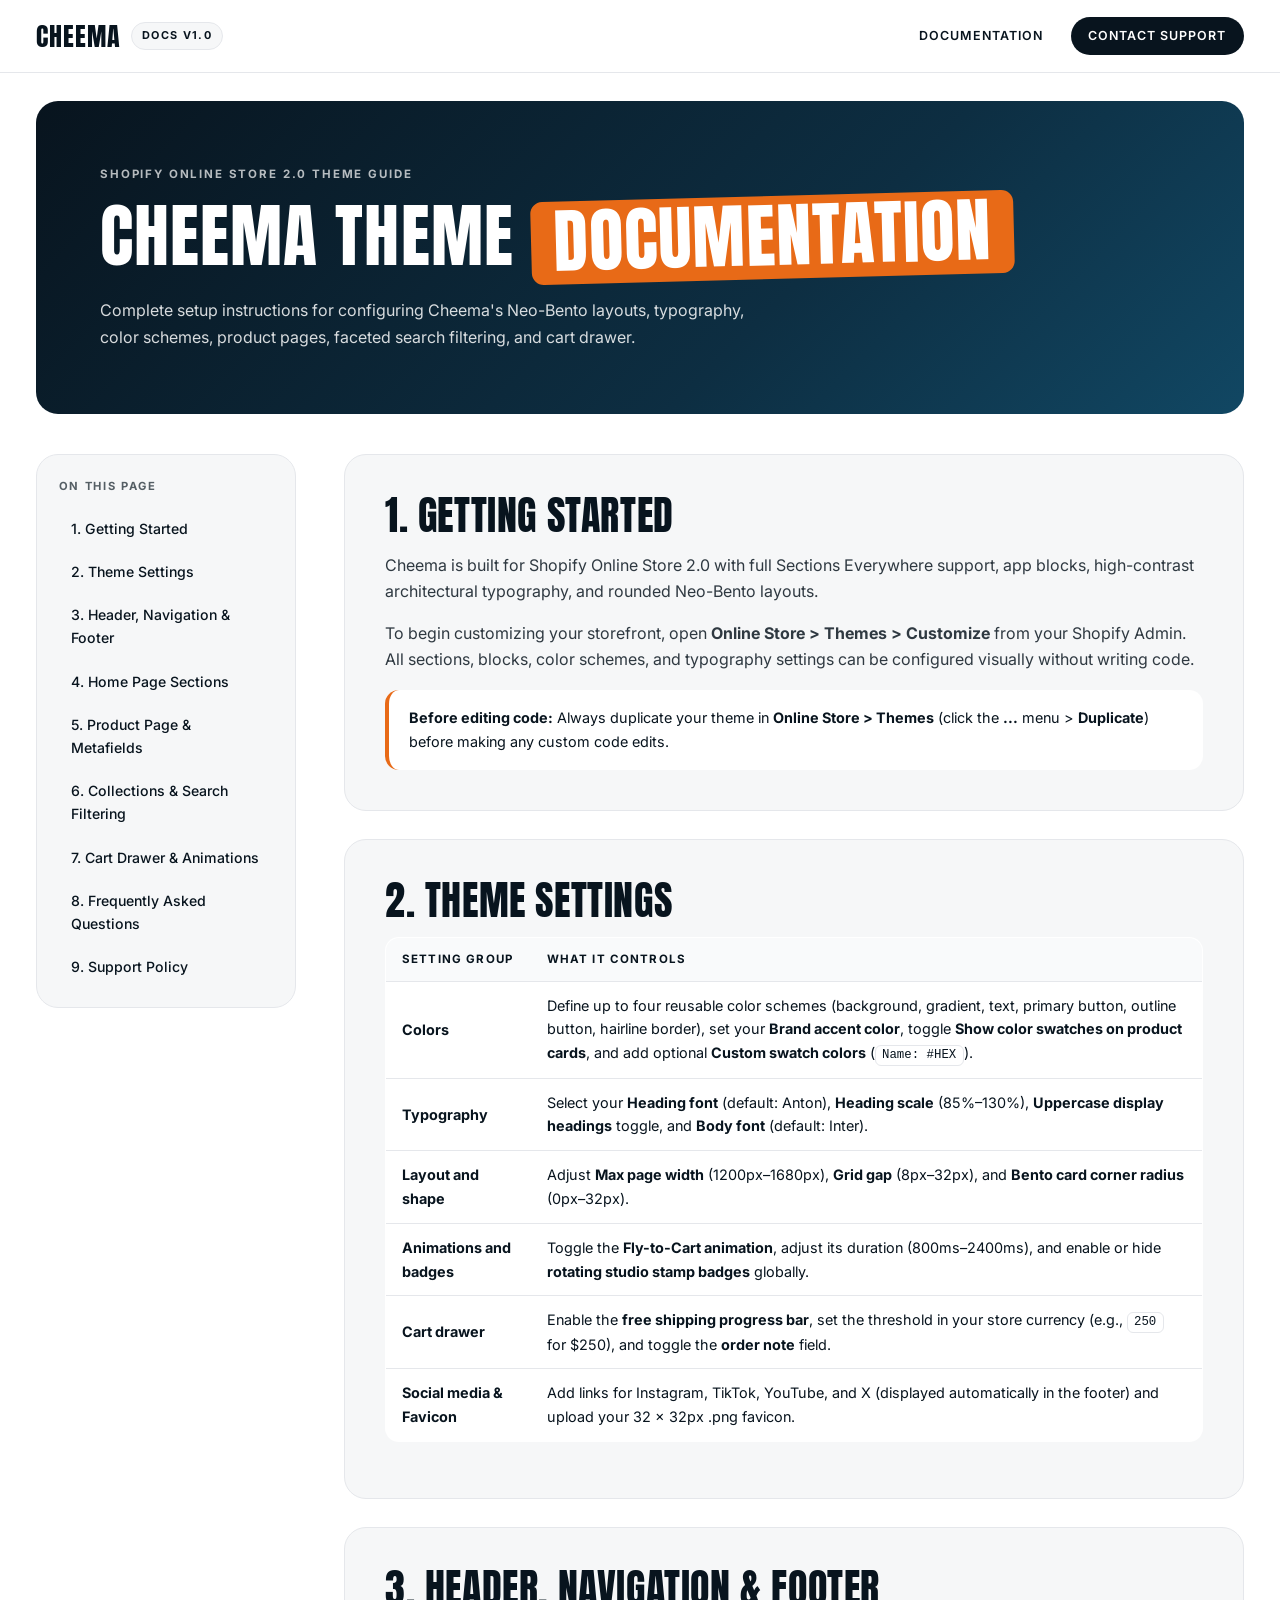
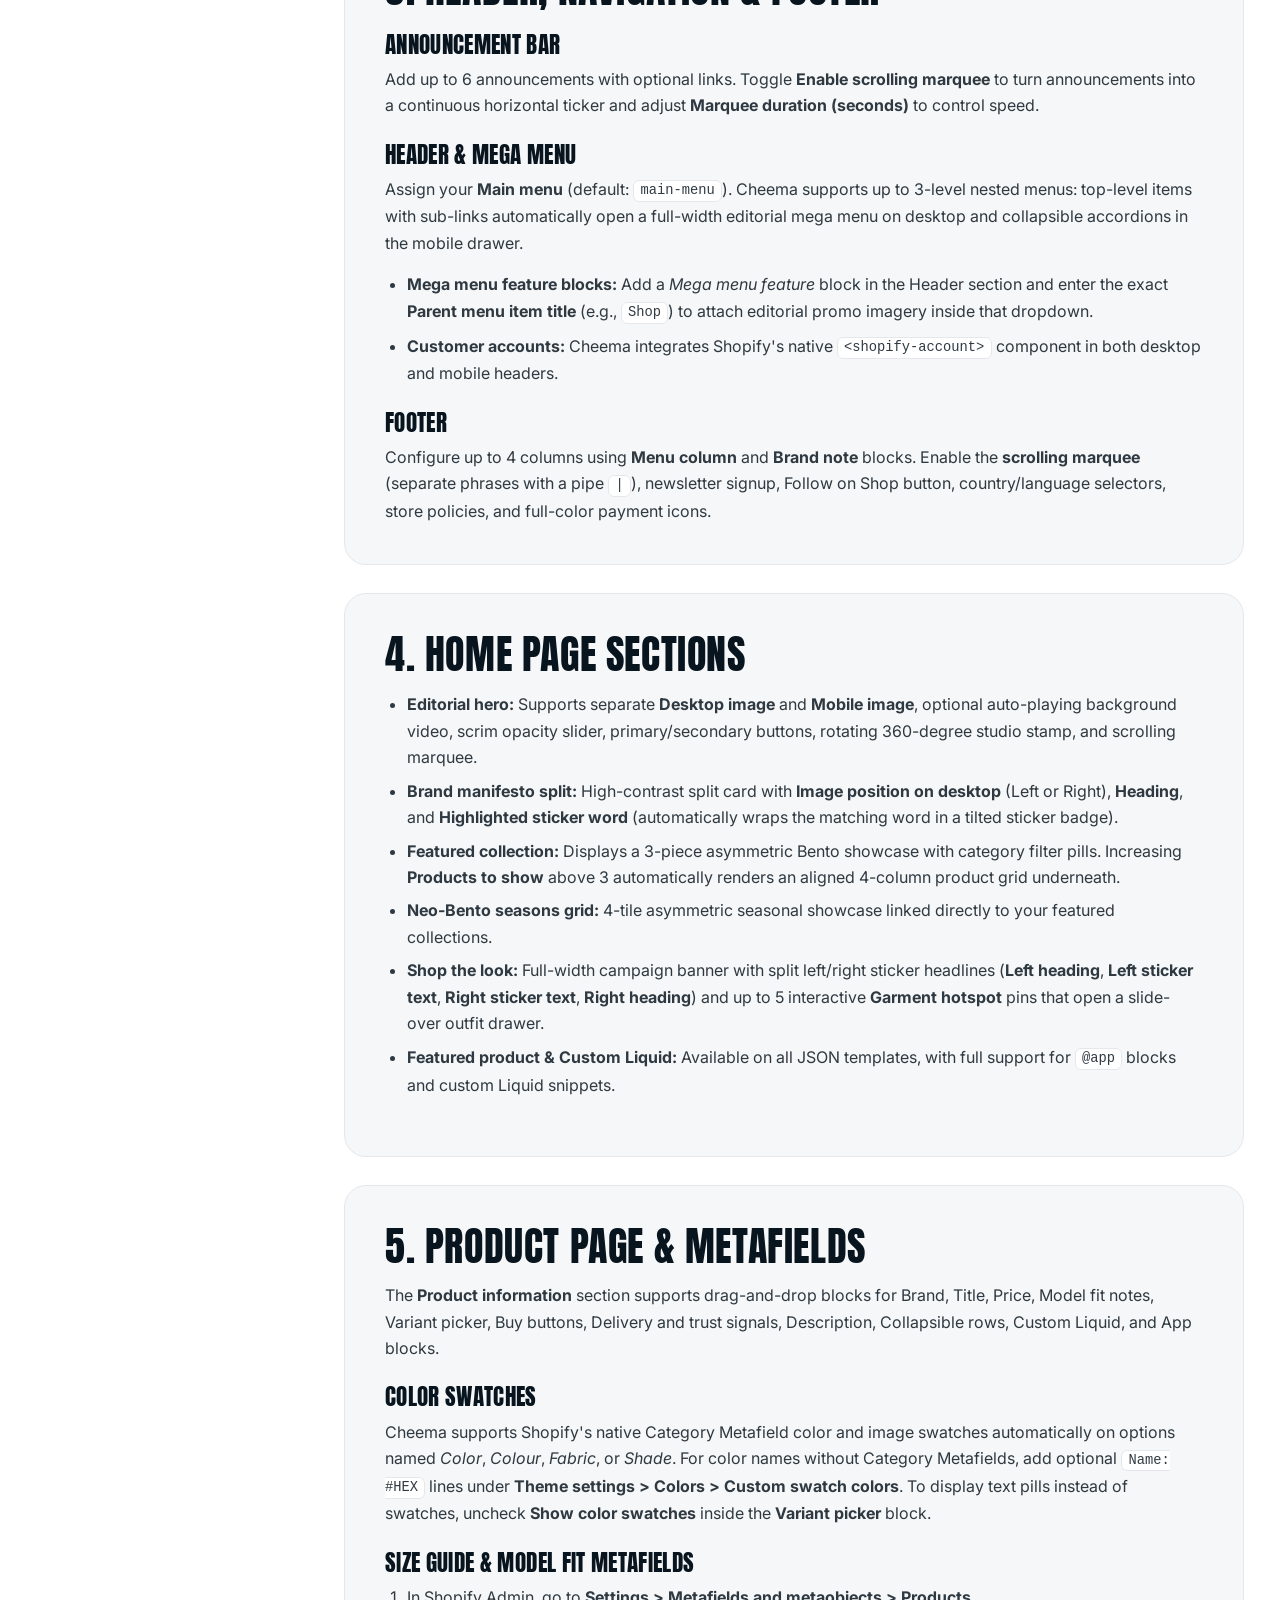
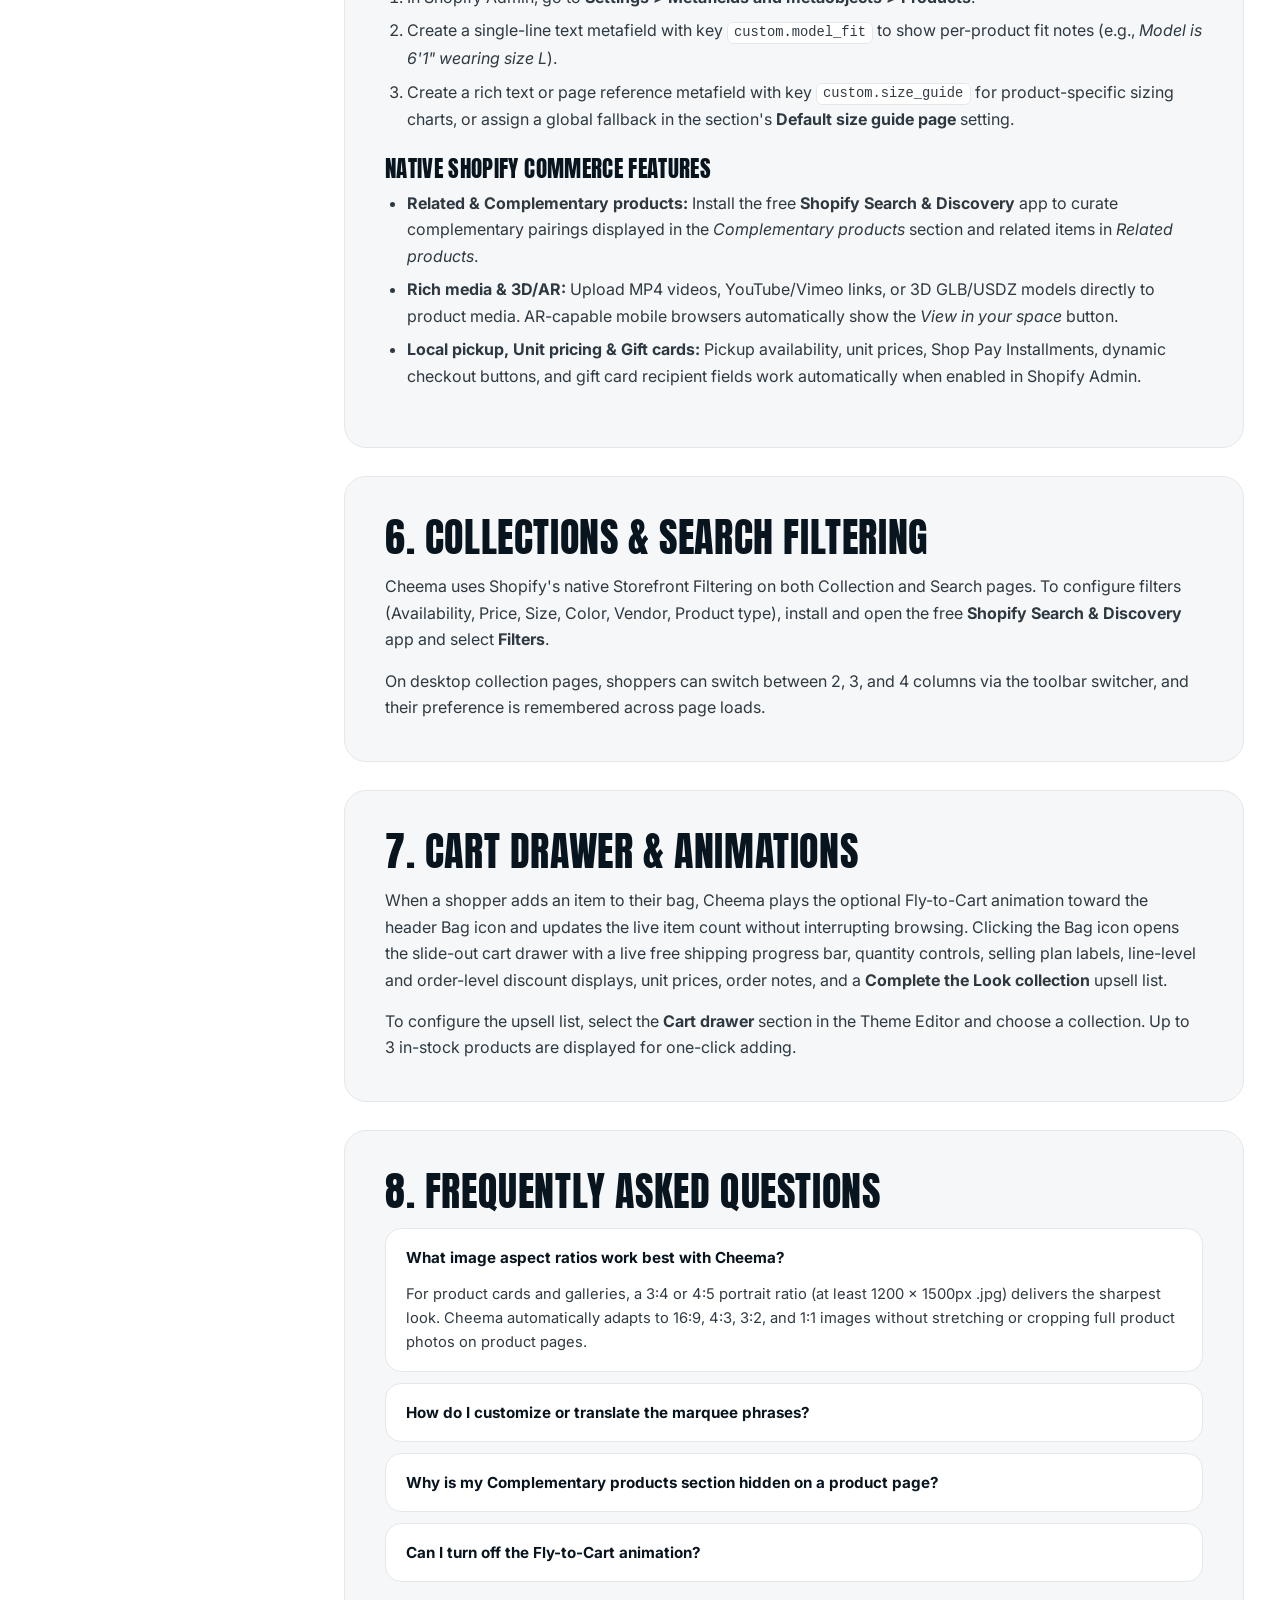
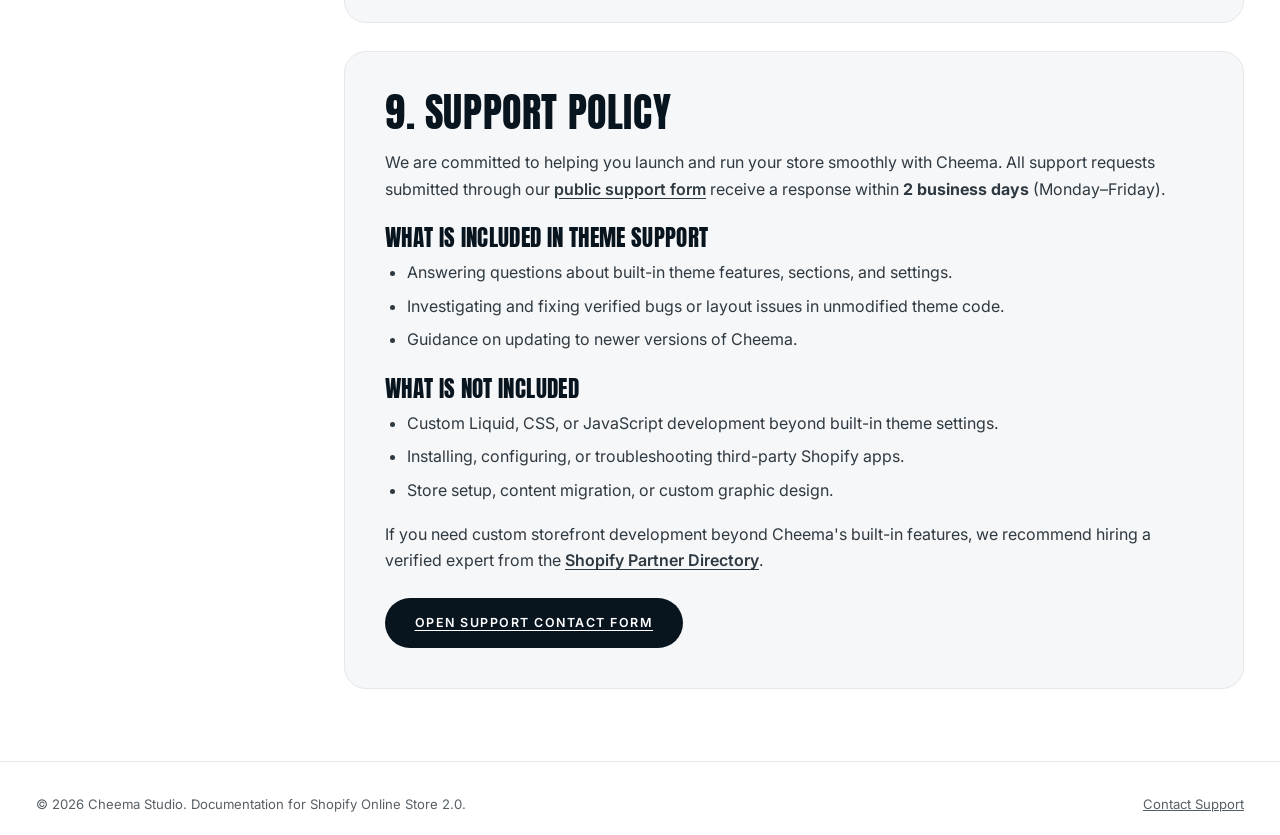
<file: index.html>
<!doctype html>
<html lang="en">
  <head>
    <meta charset="utf-8">
    <meta name="viewport" content="width=device-width, initial-scale=1">
    <title>Cheema Theme Documentation — Shopify Online Store 2.0</title>
    <meta name="description" content="Official merchant documentation for the Cheema Shopify theme. Setup guides for theme settings, homepage sections, product pages, collections, cart drawer, and support policy.">
    <link rel="preconnect" href="https://fonts.googleapis.com">
    <link rel="preconnect" href="https://fonts.gstatic.com" crossorigin>
    <link href="https://fonts.googleapis.com/css2?family=Anton&family=Inter:wght@400;500;600;700&display=swap" rel="stylesheet">
    <link rel="stylesheet" href="styles.css">
  </head>
  <body>
    <header class="site-header">
      <div class="container site-header__inner">
        <a href="./" class="brand">
          <span>CHEEMA</span>
          <span class="brand__tag">Docs v1.0</span>
        </a>
        <nav class="site-nav" aria-label="Primary">
          <a href="./" class="nav-link">Documentation</a>
          <a href="support.html" class="nav-link nav-link--primary">Contact Support</a>
        </nav>
      </div>
    </header>

    <main class="container">
      <section class="hero">
        <p class="hero__eyebrow">Shopify Online Store 2.0 Theme Guide</p>
        <h1 class="hero__title">Cheema Theme <span class="sticker">Documentation</span></h1>
        <p class="hero__lead">
          Complete setup instructions for configuring Cheema's Neo-Bento layouts, typography, color schemes, product pages, faceted search filtering, and cart drawer.
        </p>
      </section>

      <div class="docs-layout">
        <aside class="sidebar" aria-label="Documentation sections">
          <p class="sidebar__title">On this page</p>
          <ul class="sidebar__list">
            <li><a class="sidebar__link" href="#getting-started">1. Getting Started</a></li>
            <li><a class="sidebar__link" href="#theme-settings">2. Theme Settings</a></li>
            <li><a class="sidebar__link" href="#header-footer">3. Header, Navigation &amp; Footer</a></li>
            <li><a class="sidebar__link" href="#homepage-sections">4. Home Page Sections</a></li>
            <li><a class="sidebar__link" href="#product-page">5. Product Page &amp; Metafields</a></li>
            <li><a class="sidebar__link" href="#collections-search">6. Collections &amp; Search Filtering</a></li>
            <li><a class="sidebar__link" href="#cart-drawer">7. Cart Drawer &amp; Animations</a></li>
            <li><a class="sidebar__link" href="#faq">8. Frequently Asked Questions</a></li>
            <li><a class="sidebar__link" href="#support-policy">9. Support Policy</a></li>
          </ul>
        </aside>

        <div class="docs-content">
          <section id="getting-started" class="card">
            <h2>1. Getting Started</h2>
            <p>
              Cheema is built for Shopify Online Store 2.0 with full Sections Everywhere support, app blocks, high-contrast architectural typography, and rounded Neo-Bento layouts.
            </p>
            <p>
              To begin customizing your storefront, open <strong>Online Store &gt; Themes &gt; Customize</strong> from your Shopify Admin. All sections, blocks, color schemes, and typography settings can be configured visually without writing code.
            </p>
            <div class="callout">
              <strong>Before editing code:</strong> Always duplicate your theme in <strong>Online Store &gt; Themes</strong> (click the <strong>...</strong> menu &gt; <strong>Duplicate</strong>) before making any custom code edits.
            </div>
          </section>

          <section id="theme-settings" class="card">
            <h2>2. Theme Settings</h2>
            <div class="table-wrap">
              <table>
                <thead>
                  <tr>
                    <th>Setting Group</th>
                    <th>What It Controls</th>
                  </tr>
                </thead>
                <tbody>
                  <tr>
                    <td><strong>Colors</strong></td>
                    <td>Define up to four reusable color schemes (background, gradient, text, primary button, outline button, hairline border), set your <strong>Brand accent color</strong>, toggle <strong>Show color swatches on product cards</strong>, and add optional <strong>Custom swatch colors</strong> (<code>Name: #HEX</code>).</td>
                  </tr>
                  <tr>
                    <td><strong>Typography</strong></td>
                    <td>Select your <strong>Heading font</strong> (default: Anton), <strong>Heading scale</strong> (85%–130%), <strong>Uppercase display headings</strong> toggle, and <strong>Body font</strong> (default: Inter).</td>
                  </tr>
                  <tr>
                    <td><strong>Layout and shape</strong></td>
                    <td>Adjust <strong>Max page width</strong> (1200px–1680px), <strong>Grid gap</strong> (8px–32px), and <strong>Bento card corner radius</strong> (0px–32px).</td>
                  </tr>
                  <tr>
                    <td><strong>Animations and badges</strong></td>
                    <td>Toggle the <strong>Fly-to-Cart animation</strong>, adjust its duration (800ms–2400ms), and enable or hide <strong>rotating studio stamp badges</strong> globally.</td>
                  </tr>
                  <tr>
                    <td><strong>Cart drawer</strong></td>
                    <td>Enable the <strong>free shipping progress bar</strong>, set the threshold in your store currency (e.g., <code>250</code> for $250), and toggle the <strong>order note</strong> field.</td>
                  </tr>
                  <tr>
                    <td><strong>Social media &amp; Favicon</strong></td>
                    <td>Add links for Instagram, TikTok, YouTube, and X (displayed automatically in the footer) and upload your 32 x 32px .png favicon.</td>
                  </tr>
                </tbody>
              </table>
            </div>
          </section>

          <section id="header-footer" class="card">
            <h2>3. Header, Navigation &amp; Footer</h2>
            <h3>Announcement bar</h3>
            <p>
              Add up to 6 announcements with optional links. Toggle <strong>Enable scrolling marquee</strong> to turn announcements into a continuous horizontal ticker and adjust <strong>Marquee duration (seconds)</strong> to control speed.
            </p>
            <h3>Header &amp; Mega Menu</h3>
            <p>
              Assign your <strong>Main menu</strong> (default: <code>main-menu</code>). Cheema supports up to 3-level nested menus: top-level items with sub-links automatically open a full-width editorial mega menu on desktop and collapsible accordions in the mobile drawer.
            </p>
            <ul>
              <li><strong>Mega menu feature blocks:</strong> Add a <em>Mega menu feature</em> block in the Header section and enter the exact <strong>Parent menu item title</strong> (e.g., <code>Shop</code>) to attach editorial promo imagery inside that dropdown.</li>
              <li><strong>Customer accounts:</strong> Cheema integrates Shopify's native <code>&lt;shopify-account&gt;</code> component in both desktop and mobile headers.</li>
            </ul>
            <h3>Footer</h3>
            <p>
              Configure up to 4 columns using <strong>Menu column</strong> and <strong>Brand note</strong> blocks. Enable the <strong>scrolling marquee</strong> (separate phrases with a pipe <code>|</code>), newsletter signup, Follow on Shop button, country/language selectors, store policies, and full-color payment icons.
            </p>
          </section>

          <section id="homepage-sections" class="card">
            <h2>4. Home Page Sections</h2>
            <ul>
              <li><strong>Editorial hero:</strong> Supports separate <strong>Desktop image</strong> and <strong>Mobile image</strong>, optional auto-playing background video, scrim opacity slider, primary/secondary buttons, rotating 360-degree studio stamp, and scrolling marquee.</li>
              <li><strong>Brand manifesto split:</strong> High-contrast split card with <strong>Image position on desktop</strong> (Left or Right), <strong>Heading</strong>, and <strong>Highlighted sticker word</strong> (automatically wraps the matching word in a tilted sticker badge).</li>
              <li><strong>Featured collection:</strong> Displays a 3-piece asymmetric Bento showcase with category filter pills. Increasing <strong>Products to show</strong> above 3 automatically renders an aligned 4-column product grid underneath.</li>
              <li><strong>Neo-Bento seasons grid:</strong> 4-tile asymmetric seasonal showcase linked directly to your featured collections.</li>
              <li><strong>Shop the look:</strong> Full-width campaign banner with split left/right sticker headlines (<strong>Left heading</strong>, <strong>Left sticker text</strong>, <strong>Right sticker text</strong>, <strong>Right heading</strong>) and up to 5 interactive <strong>Garment hotspot</strong> pins that open a slide-over outfit drawer.</li>
              <li><strong>Featured product &amp; Custom Liquid:</strong> Available on all JSON templates, with full support for <code>@app</code> blocks and custom Liquid snippets.</li>
            </ul>
          </section>

          <section id="product-page" class="card">
            <h2>5. Product Page &amp; Metafields</h2>
            <p>
              The <strong>Product information</strong> section supports drag-and-drop blocks for Brand, Title, Price, Model fit notes, Variant picker, Buy buttons, Delivery and trust signals, Description, Collapsible rows, Custom Liquid, and App blocks.
            </p>
            <h3>Color swatches</h3>
            <p>
              Cheema supports Shopify's native Category Metafield color and image swatches automatically on options named <em>Color</em>, <em>Colour</em>, <em>Fabric</em>, or <em>Shade</em>. For color names without Category Metafields, add optional <code>Name: #HEX</code> lines under <strong>Theme settings &gt; Colors &gt; Custom swatch colors</strong>. To display text pills instead of swatches, uncheck <strong>Show color swatches</strong> inside the <strong>Variant picker</strong> block.
            </p>
            <h3>Size guide &amp; Model fit metafields</h3>
            <ol>
              <li>In Shopify Admin, go to <strong>Settings &gt; Metafields and metaobjects &gt; Products</strong>.</li>
              <li>Create a single-line text metafield with key <code>custom.model_fit</code> to show per-product fit notes (e.g., <em>Model is 6'1" wearing size L</em>).</li>
              <li>Create a rich text or page reference metafield with key <code>custom.size_guide</code> for product-specific sizing charts, or assign a global fallback in the section's <strong>Default size guide page</strong> setting.</li>
            </ol>
            <h3>Native Shopify Commerce Features</h3>
            <ul>
              <li><strong>Related &amp; Complementary products:</strong> Install the free <strong>Shopify Search &amp; Discovery</strong> app to curate complementary pairings displayed in the <em>Complementary products</em> section and related items in <em>Related products</em>.</li>
              <li><strong>Rich media &amp; 3D/AR:</strong> Upload MP4 videos, YouTube/Vimeo links, or 3D GLB/USDZ models directly to product media. AR-capable mobile browsers automatically show the <em>View in your space</em> button.</li>
              <li><strong>Local pickup, Unit pricing &amp; Gift cards:</strong> Pickup availability, unit prices, Shop Pay Installments, dynamic checkout buttons, and gift card recipient fields work automatically when enabled in Shopify Admin.</li>
            </ul>
          </section>

          <section id="collections-search" class="card">
            <h2>6. Collections &amp; Search Filtering</h2>
            <p>
              Cheema uses Shopify's native Storefront Filtering on both Collection and Search pages. To configure filters (Availability, Price, Size, Color, Vendor, Product type), install and open the free <strong>Shopify Search &amp; Discovery</strong> app and select <strong>Filters</strong>.
            </p>
            <p>
              On desktop collection pages, shoppers can switch between 2, 3, and 4 columns via the toolbar switcher, and their preference is remembered across page loads.
            </p>
          </section>

          <section id="cart-drawer" class="card">
            <h2>7. Cart Drawer &amp; Animations</h2>
            <p>
              When a shopper adds an item to their bag, Cheema plays the optional Fly-to-Cart animation toward the header Bag icon and updates the live item count without interrupting browsing. Clicking the Bag icon opens the slide-out cart drawer with a live free shipping progress bar, quantity controls, selling plan labels, line-level and order-level discount displays, unit prices, order notes, and a <strong>Complete the Look collection</strong> upsell list.
            </p>
            <p>
              To configure the upsell list, select the <strong>Cart drawer</strong> section in the Theme Editor and choose a collection. Up to 3 in-stock products are displayed for one-click adding.
            </p>
          </section>

          <section id="faq" class="card">
            <h2>8. Frequently Asked Questions</h2>
            <div class="faq-list">
              <details class="faq-item" open>
                <summary>What image aspect ratios work best with Cheema?</summary>
                <p>For product cards and galleries, a 3:4 or 4:5 portrait ratio (at least 1200 x 1500px .jpg) delivers the sharpest look. Cheema automatically adapts to 16:9, 4:3, 3:2, and 1:1 images without stretching or cropping full product photos on product pages.</p>
              </details>
              <details class="faq-item">
                <summary>How do I customize or translate the marquee phrases?</summary>
                <p>Open the <strong>Editorial hero</strong>, <strong>Product information</strong>, or <strong>Footer</strong> section in the Theme Editor and edit the <strong>Marquee phrases</strong> field. Separate each phrase with a pipe character (<code>|</code>), or uncheck <strong>Show scrolling marquee</strong> to hide it.</p>
              </details>
              <details class="faq-item">
                <summary>Why is my Complementary products section hidden on a product page?</summary>
                <p>The Complementary products section stays hidden until products are assigned via the Shopify Search &amp; Discovery app, preventing empty gaps on products without pairings.</p>
              </details>
              <details class="faq-item">
                <summary>Can I turn off the Fly-to-Cart animation?</summary>
                <p>Yes. Go to <strong>Theme settings &gt; Animations and badges</strong> and uncheck <strong>Enable Fly-to-Cart animation</strong>. The animation also respects visitors' <em>prefers-reduced-motion</em> system settings automatically.</p>
              </details>
            </div>
          </section>

          <section id="support-policy" class="card">
            <h2>9. Support Policy</h2>
            <p>
              We are committed to helping you launch and run your store smoothly with Cheema. All support requests submitted through our <a href="support.html">public support form</a> receive a response within <strong>2 business days</strong> (Monday–Friday).
            </p>
            <h3>What is included in theme support</h3>
            <ul>
              <li>Answering questions about built-in theme features, sections, and settings.</li>
              <li>Investigating and fixing verified bugs or layout issues in unmodified theme code.</li>
              <li>Guidance on updating to newer versions of Cheema.</li>
            </ul>
            <h3>What is not included</h3>
            <ul>
              <li>Custom Liquid, CSS, or JavaScript development beyond built-in theme settings.</li>
              <li>Installing, configuring, or troubleshooting third-party Shopify apps.</li>
              <li>Store setup, content migration, or custom graphic design.</li>
            </ul>
            <p>
              If you need custom storefront development beyond Cheema's built-in features, we recommend hiring a verified expert from the <a href="https://www.shopify.com/partners/directory" target="_blank" rel="noopener noreferrer">Shopify Partner Directory</a>.
            </p>
            <div style="margin-top:1.5rem;">
              <a href="support.html" class="btn">Open Support Contact Form</a>
            </div>
          </section>
        </div>
      </div>
    </main>

    <footer class="site-footer">
      <div class="container site-footer__inner">
        <span>&copy; 2026 Cheema Studio. Documentation for Shopify Online Store 2.0.</span>
        <span><a href="support.html">Contact Support</a></span>
      </div>
    </footer>
  </body>
</html>
</file>
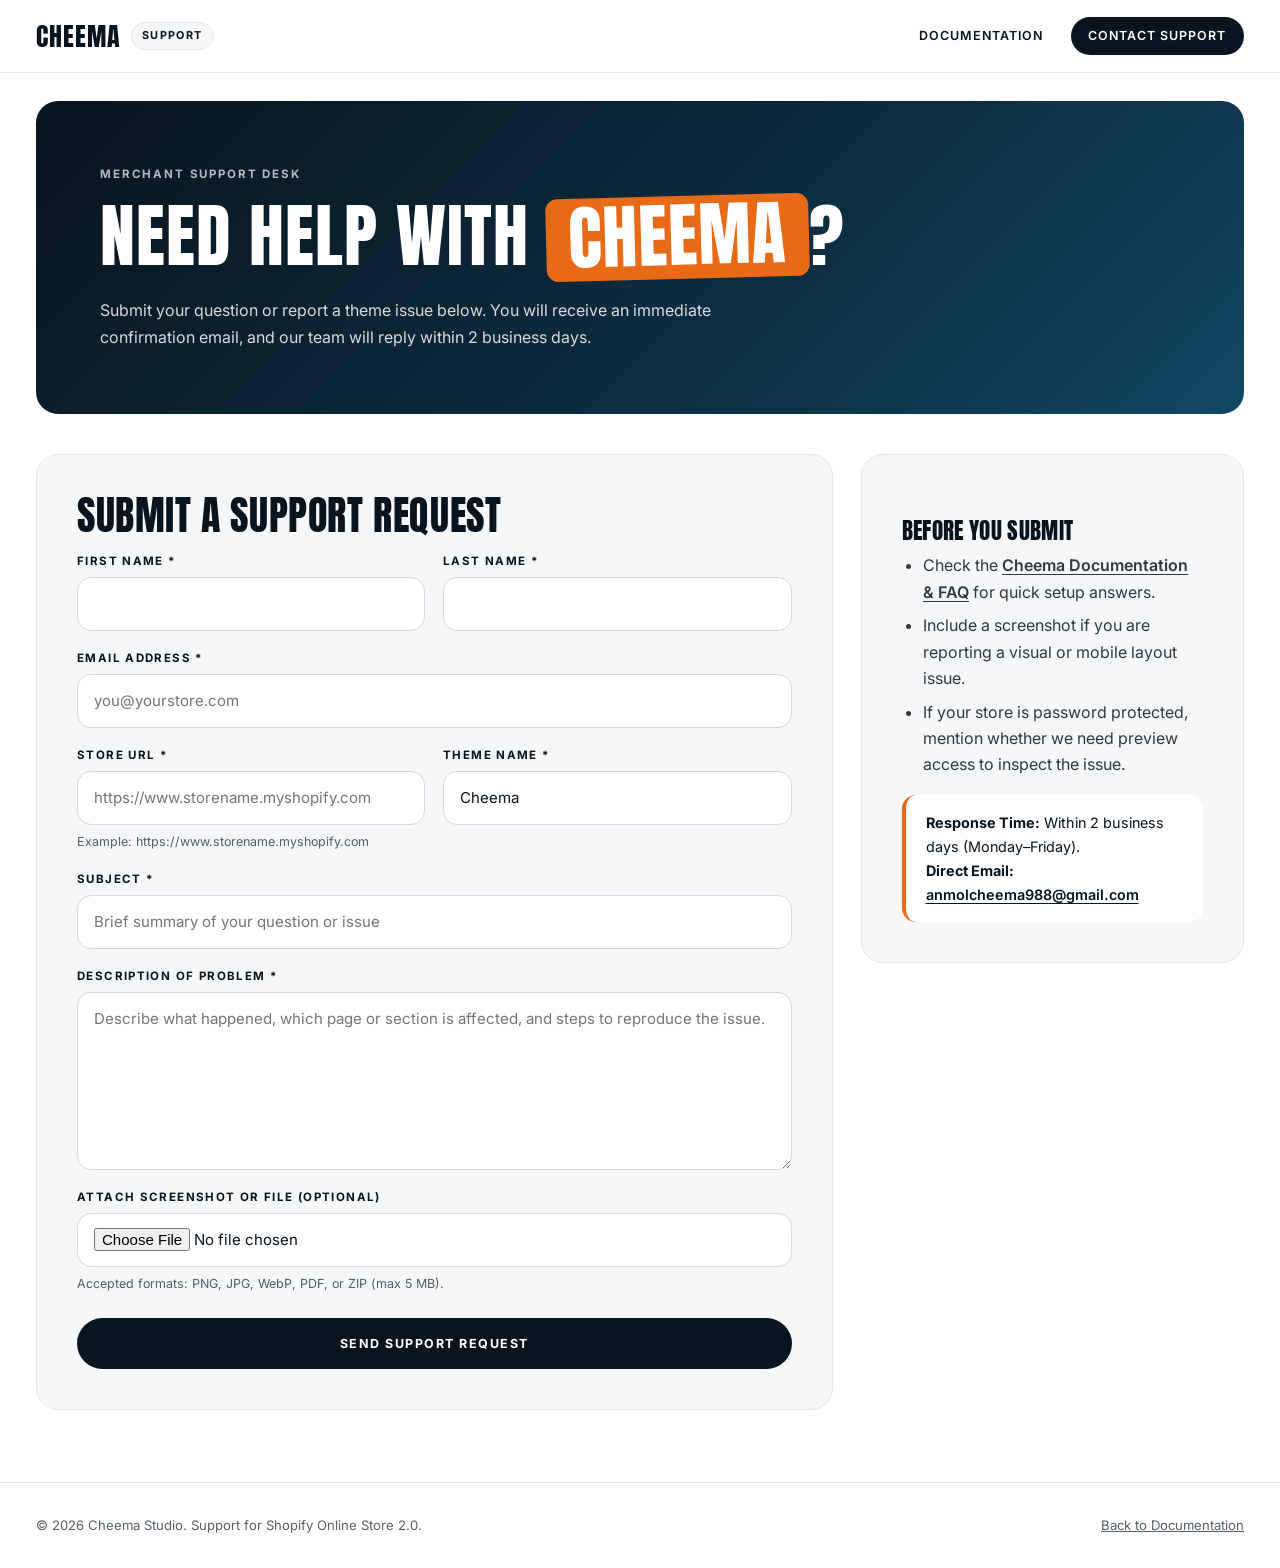
<file: support.html>
<!doctype html>
<html lang="en">
  <head>
    <meta charset="utf-8">
    <meta name="viewport" content="width=device-width, initial-scale=1">
    <title>Cheema Theme Support — Contact Form</title>
    <meta name="description" content="Submit a support request for the Cheema Shopify theme. Our team responds within 2 business days.">
    <link rel="preconnect" href="https://fonts.googleapis.com">
    <link rel="preconnect" href="https://fonts.gstatic.com" crossorigin>
    <link href="https://fonts.googleapis.com/css2?family=Anton&family=Inter:wght@400;500;600;700&display=swap" rel="stylesheet">
    <link rel="stylesheet" href="styles.css">
  </head>
  <body>
    <header class="site-header">
      <div class="container site-header__inner">
        <a href="./" class="brand">
          <span>CHEEMA</span>
          <span class="brand__tag">Support</span>
        </a>
        <nav class="site-nav" aria-label="Primary">
          <a href="./" class="nav-link">Documentation</a>
          <a href="support.html" class="nav-link nav-link--primary">Contact Support</a>
        </nav>
      </div>
    </header>

    <main class="container">
      <section class="hero">
        <p class="hero__eyebrow">Merchant Support Desk</p>
        <h1 class="hero__title">Need Help With <span class="sticker">Cheema</span>?</h1>
        <p class="hero__lead">
          Submit your question or report a theme issue below. You will receive an immediate confirmation email, and our team will reply within 2 business days.
        </p>
      </section>

      <div class="support-grid">
        <section class="card" aria-labelledby="support-form-heading">
          <h2 id="support-form-heading">Submit a Support Request</h2>

          <div id="StatusSuccess" class="status-banner" role="status" hidden>
            Thank you. Your support request has been received and a confirmation email has been sent to your inbox. We will reply within 2 business days.
          </div>

          <form
            id="CheemaSupportForm"
            action="https://formsubmit.co/anmolcheema988@gmail.com"
            method="POST"
            enctype="multipart/form-data"
            class="form-grid"
          >
            <input type="hidden" name="_subject" id="HiddenSubject" value="[Cheema Theme Support] New Support Request">
            <input type="hidden" name="_template" value="table">
            <input type="hidden" name="_autoresponse" value="Thank you for contacting Cheema Theme Support. We have received your request and will reply within 2 business days. Before making any code changes, we recommend duplicating your theme in Shopify Admin.">
            <input type="hidden" name="_next" id="HiddenNext" value="https://anmolcheema836.github.io/cheema-docs/support.html?sent=1">
            <input type="text" name="_honey" style="display:none" tabindex="-1" autocomplete="off">

            <div class="form-grid form-grid--two">
              <div class="field">
                <label for="FirstName">First Name *</label>
                <input id="FirstName" name="First Name" type="text" autocomplete="given-name" required>
              </div>
              <div class="field">
                <label for="LastName">Last Name *</label>
                <input id="LastName" name="Last Name" type="text" autocomplete="family-name" required>
              </div>
            </div>

            <div class="field">
              <label for="Email">Email Address *</label>
              <input id="Email" name="email" type="email" autocomplete="email" placeholder="you@yourstore.com" required>
            </div>

            <div class="form-grid form-grid--two">
              <div class="field">
                <label for="StoreUrl">Store URL *</label>
                <input id="StoreUrl" name="Store URL" type="url" placeholder="https://www.storename.myshopify.com" required>
                <span class="field__hint">Example: https://www.storename.myshopify.com</span>
              </div>
              <div class="field">
                <label for="ThemeName">Theme Name *</label>
                <input id="ThemeName" name="Theme Name" type="text" value="Cheema" readonly required>
              </div>
            </div>

            <div class="field">
              <label for="SubjectInput">Subject *</label>
              <input id="SubjectInput" name="Subject" type="text" placeholder="Brief summary of your question or issue" required>
            </div>

            <div class="field">
              <label for="ProblemDescription">Description of Problem *</label>
              <textarea id="ProblemDescription" name="Description of Problem" rows="6" placeholder="Describe what happened, which page or section is affected, and steps to reproduce the issue." required></textarea>
            </div>

            <div class="field">
              <label for="Attachment">Attach Screenshot or File (Optional)</label>
              <input id="Attachment" name="attachment" type="file" accept="image/png,image/jpeg,image/webp,application/pdf,.zip">
              <span class="field__hint">Accepted formats: PNG, JPG, WebP, PDF, or ZIP (max 5 MB).</span>
            </div>

            <div style="margin-top:0.4rem;">
              <button type="submit" class="btn btn--full">Send Support Request</button>
            </div>
          </form>
        </section>

        <aside class="card">
          <h3>Before You Submit</h3>
          <ul>
            <li>Check the <a href="./#faq">Cheema Documentation &amp; FAQ</a> for quick setup answers.</li>
            <li>Include a screenshot if you are reporting a visual or mobile layout issue.</li>
            <li>If your store is password protected, mention whether we need preview access to inspect the issue.</li>
          </ul>
          <div class="callout">
            <strong>Response Time:</strong> Within 2 business days (Monday–Friday).<br>
            <strong>Direct Email:</strong> <a href="mailto:anmolcheema988@gmail.com">anmolcheema988@gmail.com</a>
          </div>
        </aside>
      </div>
    </main>

    <footer class="site-footer">
      <div class="container site-footer__inner">
        <span>&copy; 2026 Cheema Studio. Support for Shopify Online Store 2.0.</span>
        <span><a href="./">Back to Documentation</a></span>
      </div>
    </footer>

    <script>
      (function () {
        var params = new URLSearchParams(window.location.search);
        if (params.get('sent') === '1') {
          var banner = document.getElementById('StatusSuccess');
          if (banner) banner.hidden = false;
        }

        var form = document.getElementById('CheemaSupportForm');
        var subjectInput = document.getElementById('SubjectInput');
        var hiddenSubject = document.getElementById('HiddenSubject');

        if (form && subjectInput && hiddenSubject) {
          form.addEventListener('submit', function () {
            var raw = subjectInput.value.trim() || 'Support Request';
            hiddenSubject.value = '[Cheema Support] ' + raw;
          });
        }
      })();
    </script>
  </body>
</html>
</file>
<file: styles.css>
:root {
  --mercer-obsidian: #08141E;
  --mercer-orange: #E86A17;
  --mercer-surface: #F6F7F8;
  --mercer-border: #E5E7EB;
  --mercer-muted: rgba(8, 20, 30, 0.68);
  --mercer-radius: 22px;
  --font-heading: 'Anton', Impact, sans-serif;
  --font-body: 'Inter', -apple-system, BlinkMacSystemFont, sans-serif;
}

*, *::before, *::after {
  box-sizing: border-box;
}

html {
  scroll-behavior: smooth;
  font-size: 16px;
}

body {
  margin: 0;
  font-family: var(--font-body);
  color: var(--mercer-obsidian);
  background-color: #FFFFFF;
  line-height: 1.65;
  -webkit-font-smoothing: antialiased;
}

a {
  color: inherit;
}

h1, h2, h3, h4 {
  font-family: var(--font-heading);
  font-weight: 400;
  text-transform: uppercase;
  letter-spacing: 0.015em;
  line-height: 1.02;
  margin: 0;
}

h1 { font-size: clamp(2.5rem, 5.5vw, 4.5rem); }
h2 { font-size: clamp(1.75rem, 3.2vw, 2.5rem); margin-bottom: 1rem; }
h3 { font-size: clamp(1.2rem, 1.8vw, 1.5rem); margin: 1.5rem 0 0.6rem; }

.container {
  width: 100%;
  max-width: 1280px;
  margin-inline: auto;
  padding-inline: clamp(1rem, 3vw, 2.25rem);
}

/* Header */
.site-header {
  position: sticky;
  top: 0;
  z-index: 50;
  background: rgba(255, 255, 255, 0.96);
  backdrop-filter: blur(10px);
  border-bottom: 1px solid var(--mercer-border);
}

.site-header__inner {
  display: flex;
  align-items: center;
  justify-content: space-between;
  min-height: 4.5rem;
  gap: 1rem;
}

.brand {
  display: inline-flex;
  align-items: center;
  gap: 0.6rem;
  text-decoration: none;
  font-family: var(--font-heading);
  font-size: 1.6rem;
  letter-spacing: 0.04em;
}

.brand__tag {
  font-family: var(--font-body);
  font-size: 0.68rem;
  font-weight: 700;
  letter-spacing: 0.12em;
  text-transform: uppercase;
  padding: 0.25rem 0.65rem;
  border-radius: 999px;
  background: var(--mercer-surface);
  border: 1px solid var(--mercer-border);
}

.site-nav {
  display: flex;
  align-items: center;
  gap: 0.65rem;
}

.nav-link {
  text-decoration: none;
  font-size: 0.78rem;
  font-weight: 600;
  letter-spacing: 0.08em;
  text-transform: uppercase;
  padding: 0.55rem 1.1rem;
  border-radius: 999px;
  transition: background-color 180ms ease, color 180ms ease;
}

.nav-link:hover {
  background-color: var(--mercer-surface);
}

.nav-link--primary {
  background-color: var(--mercer-obsidian);
  color: #FFFFFF;
}

.nav-link--primary:hover {
  background-color: var(--mercer-orange);
  color: #FFFFFF;
}

/* Hero Banner */
.hero {
  margin-block: 1.75rem 2.5rem;
  border-radius: var(--mercer-radius);
  background: linear-gradient(135deg, #08141E 0%, #0D2E42 62%, #114763 100%);
  color: #FFFFFF;
  padding: clamp(2rem, 5vw, 4rem);
}

.hero__eyebrow {
  font-size: 0.72rem;
  font-weight: 700;
  letter-spacing: 0.16em;
  text-transform: uppercase;
  color: rgba(255, 255, 255, 0.7);
  margin: 0 0 0.75rem;
}

.hero__title {
  color: #FFFFFF;
}

.sticker {
  display: inline-block;
  padding: 0.06em 0.32em 0.1em;
  border-radius: 12px;
  background-color: var(--mercer-orange);
  color: #FFFFFF;
  transform: rotate(-1.5deg);
}

.hero__lead {
  max-width: 42rem;
  margin: 1.15rem 0 0;
  font-size: 1rem;
  color: rgba(255, 255, 255, 0.84);
}

/* Docs Layout */
.docs-layout {
  display: grid;
  grid-template-columns: 1fr;
  gap: 2.25rem;
  align-items: start;
  padding-bottom: 4.5rem;
}

@media (min-width: 960px) {
  .docs-layout {
    grid-template-columns: 260px minmax(0, 1fr);
    gap: 3rem;
  }
}

.sidebar {
  border-radius: var(--mercer-radius);
  background: var(--mercer-surface);
  border: 1px solid var(--mercer-border);
  padding: 1.35rem;
}

@media (min-width: 960px) {
  .sidebar {
    position: sticky;
    top: 5.75rem;
  }
}

.sidebar__title {
  font-family: var(--font-body);
  font-size: 0.7rem;
  font-weight: 700;
  letter-spacing: 0.15em;
  text-transform: uppercase;
  color: var(--mercer-muted);
  margin: 0 0 0.9rem;
}

.sidebar__list {
  list-style: none;
  margin: 0;
  padding: 0;
  display: flex;
  flex-direction: column;
  gap: 0.35rem;
}

.sidebar__link {
  display: block;
  text-decoration: none;
  font-size: 0.88rem;
  font-weight: 500;
  padding: 0.45rem 0.75rem;
  border-radius: 10px;
  color: var(--mercer-obsidian);
  transition: background-color 160ms ease, color 160ms ease;
}

.sidebar__link:hover {
  background-color: #FFFFFF;
  color: var(--mercer-orange);
}

.docs-content {
  display: flex;
  flex-direction: column;
  gap: 1.75rem;
  min-width: 0;
}

.card {
  border-radius: var(--mercer-radius);
  background: var(--mercer-surface);
  border: 1px solid var(--mercer-border);
  padding: clamp(1.5rem, 3.2vw, 2.5rem);
  scroll-margin-top: 5.5rem;
}

.card p {
  margin: 0 0 0.95rem;
  color: rgba(8, 20, 30, 0.84);
}

.card p:last-child {
  margin-bottom: 0;
}

.card ul, .card ol {
  margin: 0.5rem 0 1.1rem;
  padding-left: 1.35rem;
  color: rgba(8, 20, 30, 0.84);
}

.card li {
  margin-bottom: 0.45rem;
}

.card a {
  text-decoration: underline;
  text-underline-offset: 3px;
  font-weight: 600;
}

code {
  font-family: ui-monospace, SFMono-Regular, Menlo, Consolas, monospace;
  font-size: 0.86em;
  padding: 0.15rem 0.4rem;
  border-radius: 6px;
  background: #FFFFFF;
  border: 1px solid var(--mercer-border);
}

.callout {
  margin-top: 1.1rem;
  padding: 1rem 1.25rem;
  border-radius: 14px;
  background: #FFFFFF;
  border-left: 4px solid var(--mercer-orange);
  font-size: 0.9rem;
}

.table-wrap {
  overflow-x: auto;
  margin-block: 1rem;
}

table {
  width: 100%;
  border-collapse: collapse;
  background: #FFFFFF;
  border-radius: 14px;
  overflow: hidden;
  border: 1px solid var(--mercer-border);
  font-size: 0.9rem;
}

th, td {
  padding: 0.75rem 1rem;
  text-align: left;
  border-bottom: 1px solid var(--mercer-border);
}

th {
  font-size: 0.72rem;
  font-weight: 700;
  letter-spacing: 0.1em;
  text-transform: uppercase;
  background: #F9FAFB;
}

/* FAQ Accordion */
.faq-list {
  display: flex;
  flex-direction: column;
  gap: 0.7rem;
}

.faq-item {
  border-radius: 16px;
  background: #FFFFFF;
  border: 1px solid var(--mercer-border);
  padding: 1rem 1.25rem;
}

.faq-item summary {
  font-weight: 700;
  font-size: 0.95rem;
  cursor: pointer;
  list-style: none;
  display: flex;
  justify-content: space-between;
  align-items: center;
  gap: 1rem;
}

.faq-item summary::-webkit-details-marker {
  display: none;
}

.faq-item p {
  margin-top: 0.75rem;
  font-size: 0.92rem;
}

/* Support Form */
.support-grid {
  display: grid;
  grid-template-columns: 1fr;
  gap: 1.75rem;
  padding-bottom: 4.5rem;
}

@media (min-width: 900px) {
  .support-grid {
    grid-template-columns: 1.35fr 0.65fr;
    align-items: start;
  }
}

.form-grid {
  display: grid;
  grid-template-columns: 1fr;
  gap: 1.1rem;
}

@media (min-width: 640px) {
  .form-grid--two {
    grid-template-columns: repeat(2, minmax(0, 1fr));
  }
}

.field {
  display: flex;
  flex-direction: column;
  gap: 0.4rem;
}

.field label {
  font-size: 0.72rem;
  font-weight: 700;
  letter-spacing: 0.12em;
  text-transform: uppercase;
  color: var(--mercer-obsidian);
}

.field input,
.field select,
.field textarea {
  width: 100%;
  padding: 0.85rem 1rem;
  border-radius: 14px;
  border: 1.5px solid #D5D9DF;
  background: #FFFFFF;
  font: inherit;
  font-size: 0.94rem;
  color: var(--mercer-obsidian);
  transition: border-color 160ms ease, box-shadow 160ms ease;
}

.field input:focus,
.field select:focus,
.field textarea:focus {
  outline: none;
  border-color: var(--mercer-obsidian);
  box-shadow: 0 0 0 3px rgba(8, 20, 30, 0.08);
}

.field__hint {
  font-size: 0.78rem;
  color: var(--mercer-muted);
}

.btn {
  display: inline-flex;
  align-items: center;
  justify-content: center;
  gap: 0.6rem;
  min-height: 3.15rem;
  padding: 0.8rem 1.85rem;
  border-radius: 999px;
  border: 0;
  background-color: var(--mercer-obsidian);
  color: #FFFFFF;
  font-family: var(--font-body);
  font-size: 0.78rem;
  font-weight: 700;
  letter-spacing: 0.12em;
  text-transform: uppercase;
  cursor: pointer;
  text-decoration: none;
  transition: background-color 180ms ease, transform 180ms ease;
}

.btn:hover {
  background-color: var(--mercer-orange);
  transform: translateY(-1px);
}

.btn--full {
  width: 100%;
}

.status-banner {
  padding: 1rem 1.25rem;
  border-radius: 14px;
  background: rgba(22, 163, 74, 0.12);
  color: #14532D;
  font-weight: 600;
  font-size: 0.92rem;
  margin-bottom: 1.25rem;
}

.site-footer {
  border-top: 1px solid var(--mercer-border);
  padding-block: 2rem;
  font-size: 0.82rem;
  color: var(--mercer-muted);
}

.site-footer__inner {
  display: flex;
  flex-wrap: wrap;
  justify-content: space-between;
  gap: 1rem;
}
</file>
